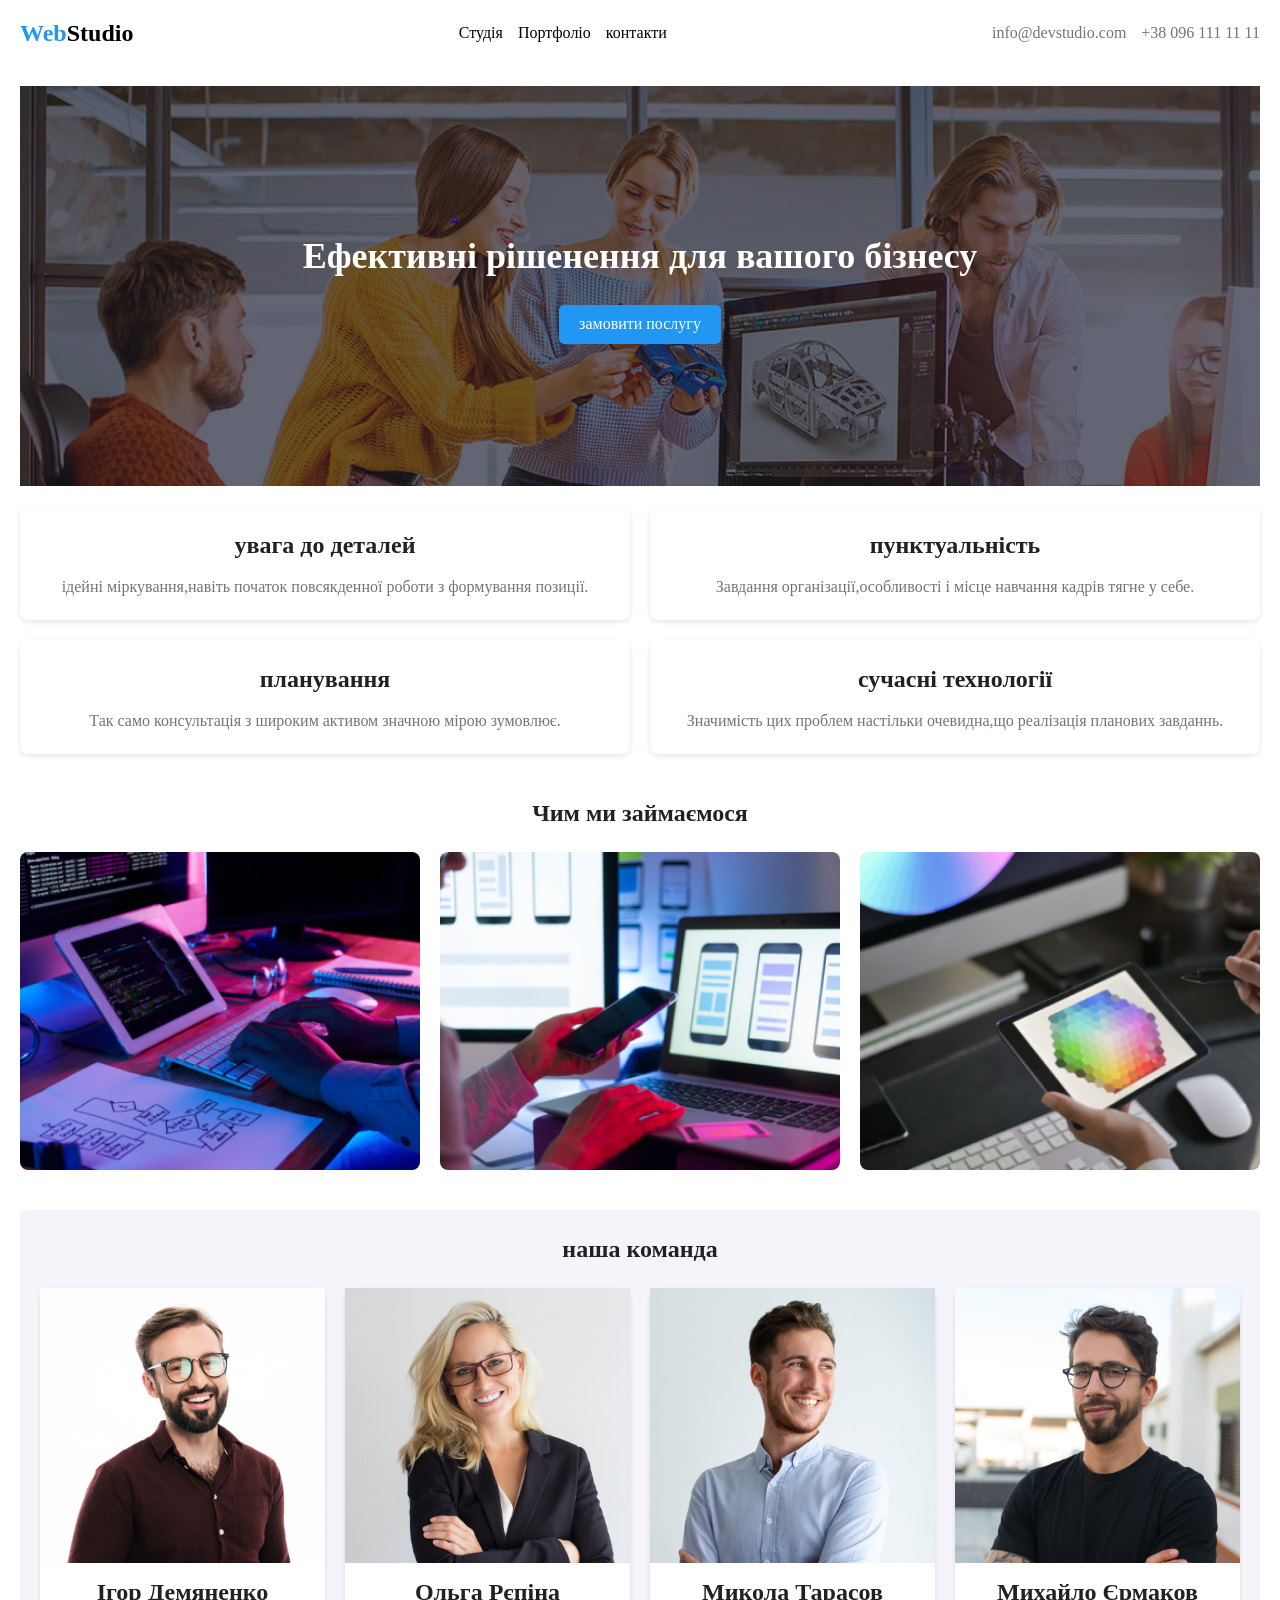
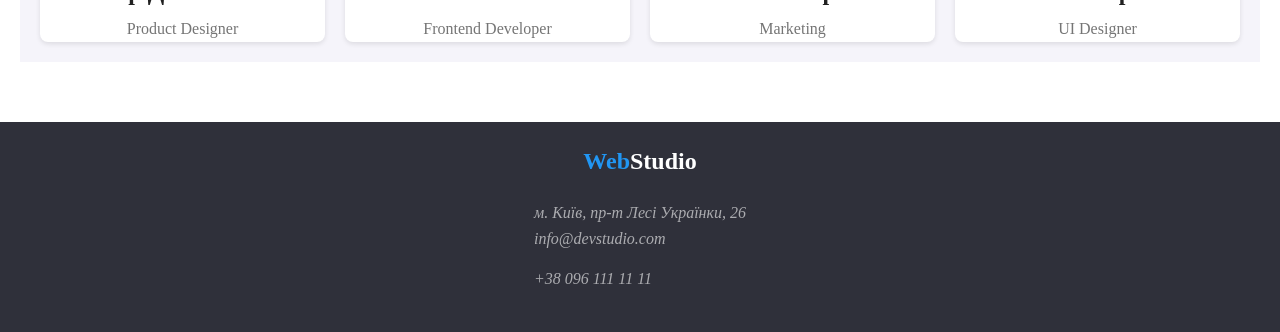
<file: index.html>
<!DOCTYPE html>
<html lang="en">
<head>
    <meta charset="UTF-8">
    <meta name="viewport" content="width=device-width, initial-scale=1.0">
    <title>WebStudio</title>
    <link rel="preconnect" href="https://fonts.googleapis.com">
    <link rel="preconnect" href="https://fonts.gstatic.com" crossorigin>
    <link href="https://fonts.googleapis.com/css2?family=Roboto:ital,wght@0,100;0,300;0,400;0,500;0,700;0,900;1,100;1,300;1,400;1,500;1,700;1,900&display=swap" rel="stylesheet">
    <link href="https://fonts.googleapis.com/css2?family=Raleway:ital,wght@0,100..900;1,100..900&family=Roboto:ital,wght@0,100;0,300;0,400;0,500;0,700;0,900;1,100;1,300;1,400;1,500;1,700;1,900&display=swap rel="stylesheet">
        <link rel="stylesheet" href="https://cdnjs.cloudflare.com/ajax/libs/modern-normalize/2.0.0/modern-normalize.min.css" integrity="sha512-4xo8blKMVCiXpTaLzQSLSw3KFOVPWhm/TRtuPVc4WG6kUgjH6J03IBuG7JZPkcWMxJ5huwaBpOpnwYElP/m6wg==" crossorigin="anonymous" referrerpolicy="no-referrer" />
    <link rel="stylesheet" href="./reset.css">
    <link rel="stylesheet" href="./style.css">

</head>
<body>
    <header class="header">
        
        <a href="./index.html" class="header-logo"><span class="header-web">Web</span>Studio</a>
        <nav class="header-nav">
            <ul class="nav-list">
                <li class="nav-item"><a class="nav-link" href="./index.html">Студія</a></li>
                <li class="nav-item"><a class="nav-link" href="./portfolio.html">Портфоліо</a></li>
                <li class="nav-item"><a class="nav-link" href="./contact.html">контакти</a></li>
            </ul>
        </nav>
        <ul class="header-list">
            <li class="header-item"><a class="header-link" href="mailto:info@devstudio.com">info@devstudio.com</a></li>
            <li class="header-item2"><a class="header-link" href="tel:+380961111111">+38 096 111 11 11</a></li>
        </ul>
   
    </header>
    <main class="main">
        <!-- секція герой -->
        <section class="hero">
            <h1 class="hero-title">Ефективні рішенення для вашого бізнесу</h1>
            <button class="hero-button" type="button">замовити послугу</button>
        </section>
        <!-- секція переваги -->
        <section class="perewagu">
            <ul class="perewagu-list">
                <li class="perewagu-item">
                    <h2 class="perewagu-title">увага до деталей</h2>
                    <p class="perewagu-text">ідейні міркування,навіть початок повсякденної роботи з формування позиції.
                    </p>
                </li>
                <li class="perewagu-item">
                    <h2 class="perewagu-title">пунктуальність</h2>
                    <p class="perewagu-text">Завдання організації,особливості і місце навчання кадрів тягне у себе.</p>
                </li>
                <li class="perewagu-item">
                    <h2 class="perewagu-title">планування</h2>
                    <p class="perewagu-text">Так само консультація з широким активом значною мірою зумовлює.</p>
                </li>
                <li class="perewagu-item">
                    <h2 class="perewagu-title">сучасні технології</h2>
                    <p class="perewagu-text">Значимість цих проблем настільки очевидна,що реалізація планових завданнь.
                    </p>
                </li>
            </ul>
        </section>
        <!-- секція робота -->
        <section class="work">
            <h2 class="work-title">Чим ми займаємося</h2>
            <ul class="work-list">
                <li class="work-item"><img class="work-img" src="./computer.jpg" alt="computer"></li>
                <li class="work-item"><img class="work-img" src="./phone.png" alt="phone"></li>
                <li class="work-item"><img class="work-img" src="./tablet.png" alt="tablet"></li>
            </ul>
        </section>
        <!-- секція команда -->
        <section class="team">
            <h2 class="team-title">наша команда</h2>
            <ul class="team-list">
                <li class="team-item"><img class="team-img" src="./igor.jpg" alt="Ігор Демяненко">
                    <h2 class="team-name"> Ігор Демяненко</h2>
                    <p class="team-text">Product Designer</p>
                </li>
                <li class="team-item"><img class="team-img" src="./olga.jpg" alt="Ольга Рєпіна">
                    <h2 class="team-name">Ольга Рєпіна</h2>
                    <p class="team-text">Frontend Developer</p>
                </li>
                <li class="team-item"><img class="team-img" src="./mukola.jpg" alt="Микола Тарасов">
                    <h2 class="team-name">Микола Тарасов</h2>
                    <p class="team-text">Marketing</p>
                </li>
                <li class="team-item"><img class="team-img" src="./muhaulo.jpg" alt="Михайло Єрмаков">
                    <h2 class="team-name">Михайло Єрмаков</h2>
                    <p class="team-text">UI Designer</p>
                </li>
            </ul>
        </section>
    </main>
    <footer class="footer">
        <a class="footer-logo" href="./index.html"><span class="footer-web">Web</span>Studio</a>
        <address class="footer-address">
            <a class="address-link"
                href="https://www.google.com/maps/d/viewer?mid=10uSM3H-mIU3GznYo2szRIEphczw&hl=en_US&ll=50.42718060723813%2C30.537789503466854&z=19">м.
                Київ, пр-т Лесі Українки, 26</a>
            <ul class="footer-list">
                <li class="footer-item"><a class="footer-link" href="mailto:info@devstudio.com">info@devstudio.com</a>
                </li>
                <li class="footer-item"><a class="footer-link" href="tel:+380961111111">+38 096 111 11 11</a></li>
            </ul>
        </address>
    </footer>
</body>

</html>
</file>
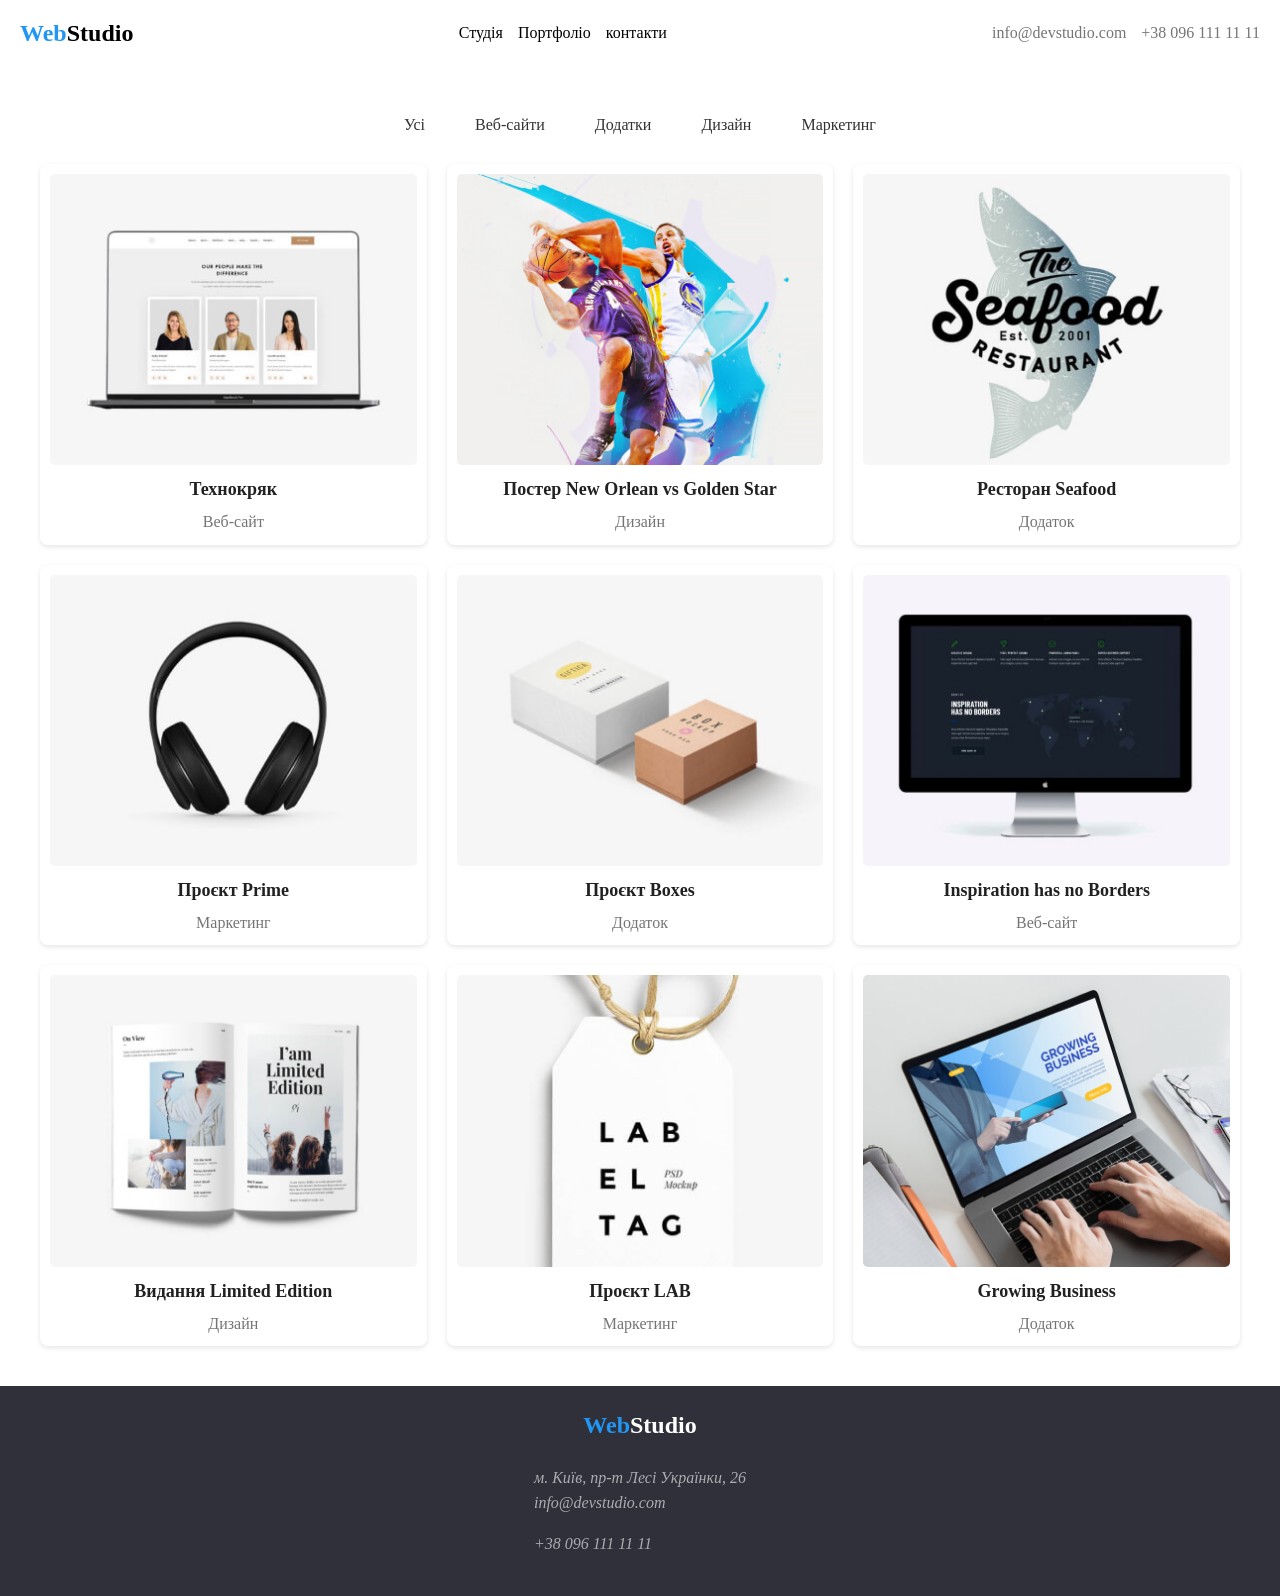
<file: portfolio.html>
<!DOCTYPE html>
<html lang="en">
<head>
    <meta charset="UTF-8">
    <meta name="viewport" content="width=device-width, initial-scale=1.0">
    <title>WebStudio</title>
    <link rel="preconnect" href="https://fonts.googleapis.com">
    <link href="https://fonts.googleapis.com/css2?family=Roboto:ital,wght@0,100;0,300;0,400;0,500;0,700;0,900;1,100;1,300;1,400;1,500;1,700;1,900&display=swap" rel="stylesheet">
    <link href="https://fonts.googleapis.com/css2?family=Raleway:ital,wght@0,100..900;1,100..900&family=Roboto:ital,wght@0,100;0,300;0,400;0,500;0,700;0,900;1,100;1,300;1,400;1,500;1,700;1,900&display=swap rel="stylesheet">
        <link rel="stylesheet" href="https://cdnjs.cloudflare.com/ajax/libs/modern-normalize/2.0.0/modern-normalize.min.css" integrity="sha512-4xo8blKMVCiXpTaLzQSLSw3KFOVPWhm/TRtuPVc4WG6kUgjH6J03IBuG7JZPkcWMxJ5huwaBpOpnwYElP/m6wg==" crossorigin="anonymous" referrerpolicy="no-referrer" />
    <link rel="stylesheet" href="../reset.css">
    <link rel="stylesheet" href="../style.css">

</head>

<body>
    <header class="header">

        <a href="../index.html" class="header-logo"><span class="header-web">Web</span>Studio</a>
        <nav class="header-nav">
            <ul class="nav-list">
                <li class="nav-item"><a class="nav-link" href="../index.html">Студія</a></li>
                <li class="nav-item"><a class="nav-link" href="../portfolio.html">Портфоліо</a></li>
                <li class="nav-item"><a class="nav-link" href="../contact.html">контакти</a></li>
            </ul>
        </nav>
        <ul class="header-list">
            <li class="header-item"><a class="header-link" href="mailto:info@devstudio.com">info@devstudio.com</a></li>
            <li class="header-item"><a class="header-link" href="tel:+380961111111">+38 096 111 11 11</a></li>
        </ul>
    </header>
    <main>
        <section class="card">
            <ul class="button-list">
                <li class="button-item"><button class="btn" type="button">Усі</button></li>
                <li class="button-item"><button class="btn" type="button">Веб-сайти</button></li>
                <li class="button-item"><button class="btn" type="button">Додатки</button></li>
                <li class="button-item"><button class="btn" type="button">Дизайн</button></li>
                <li class="button-item"><button class="btn" type="button">Маркетинг</button></li>
            </ul>
            <ul class="card-list">
                <li class="card-item">
                    <img class="card-img" src="../texno.jpg" alt="img">
                    <h2 class="card-title">Технокряк</h2>
                    <p class="card-text">Веб-сайт</p>
                </li>
                <li class="card-item">
                    <img class="card-img" src="../star.jpg" alt="img">
                    <h2 class="card-title">Постер New Orlean vs Golden Star</h2>
                    <p class="card-text">Дизайн</p>
                </li>
                <li class="card-item">
                    <img class="card-img" src="../seafood.jpg" alt="img">
                    <h2 class="card-title">Ресторан Seafood</h2>
                    <p class="card-text">Додаток</p>
                </li>
                <li class="card-item">
                    <img class="card-img" src="../prime.jpg" alt="img">
                    <h2 class="card-title">Проєкт Prime</h2>
                    <p class="card-text">Маркетинг</p>
                </li>
                <li class="card-item">
                    <img class="card-img" src="../boxes.jpg" alt="img">
                    <h2 class="card-title">Проєкт Boxes</h2>
                    <p class="card-text">Додаток</p>
                </li>
                <li class="card-item">
                    <img class="card-img" src="../inspiration.jpg" alt="img">
                    <h2 class="card-title">Inspiration has no Borders</h2>
                    <p class="card-text">Веб-сайт</p>
                </li>
                <li class="card-item">
                    <img class="card-img" src="../limited.jpg" alt="img">
                    <h2 class="card-title">Видання Limited Edition</h2>
                    <p class="card-text">Дизайн</p>
                </li>
                <li class="card-item">
                    <img class="card-img" src="../lab.jpg" alt="img">
                    <h2 class="card-title">Проєкт LAB</h2>
                    <p class="card-text">Маркетинг</p>
                </li>
                <li class="card-item">
                    <img class="card-img" src="../bussines.jpg" alt="img">
                    <h2 class="card-title">Growing Business</h2>
                    <p class="card-text">Додаток</p>
                </li>
            </ul>
        </section>
    </main>
    <footer class="footer">
        <a class="footer-logo" href="../index.html"><span class="footer-web">Web</span>Studio</a>
        <address class="footer-address">
            <a class="address-link"
                href="https://www.google.com/maps/d/viewer?mid=10uSM3H-mIU3GznYo2szRIEphczw&hl=en_US&ll=50.42718060723813%2C30.537789503466854&z=19">м.
                Київ, пр-т Лесі Українки, 26</a>
            <ul class="footer-list">
                <li class="footer-item"><a class="footer-link" href="mailto:info@devstudio.com">info@devstudio.com</a>
                </li>
                <li class="footer-item"><a class="footer-link" href="tel:+380961111111">+38 096 111 11 11</a></li>
            </ul>
        </address>
    </footer>
</body>

</html>
</file>
<file: style.css>
:root {
    --logo-color: #000;
    --accent-color: #2196F3;
    --title-color: #212121;
    --added-text: #757575;
    --main-background: #FFF;
    --team-background: #F5F4FA;
    --footer-background: #2F303A;
    --footer-number: rgba(255, 255, 255, 0.60);
}


body {
    font-family: ‘Inter’;
    line-height: 1.6;
    background-color: var(--main-background);

}

.header {
    display: flex;
    justify-content: space-between;
    align-items: center;
    color: #fff;
    padding: 10px 20px;
}

.header-logo {
    font-size: 24px;
    text-decoration: none;
    color: var(--logo-color);
    font-weight: bold;
}

.header-web {
    color: var(--accent-color);
}

.header-nav {
    display: flex;
    margin: 10px 0;
}

.nav-list {
    display: flex;
    gap: 15px;
    padding: 0;
    margin: 0;
    list-style: none;
}

.nav-item {
    margin: 0;
}

.nav-link {
    text-decoration: none;
    color: #000000;
    transition: color 0.3s;
}

.nav-link:hover {
    color: var(--accent-color);
}

.header-list {
    list-style: none;
    color: var(--logo-color);
    display: flex;
    gap: 15px;
    padding: 0;
    margin: 0;
}

.header-item {
    margin: 0;
}

.header-link {
    text-decoration: none;
    color: var(--added-text);
}

.header-link:hover {
    color: var(--accent-color);
}


/* Основний контент */
main {
    padding: 20px;
}

.hero {
    display: flex;
    flex-direction: column;
    align-items: center;
    justify-content: center;
    text-align: center;
    height: 400px;
    background: linear-gradient(rgba(47, 48, 58, 0.4), rgba(47, 48, 58, 0.4)), url('../herowebstudio.png');
    margin-bottom: 20px;
}

.hero-title {
    font-size: 36px;
    margin-bottom: 20px;
    color: white;
}

.hero-button {
    background-color: var(--accent-color);
    border: none;
    padding: 10px 20px;
    border-radius: 5px;
    color: #ffffff;
    cursor: pointer;
}

.hero-button:hover {
    background-color: #1976D2;
}

.perewagu {
    margin-bottom: 40px;
}

.perewagu-list {
    display: flex;
    flex-wrap: wrap;
    list-style: none;
    gap: 20px;
    justify-content: center;
    padding: 0;
}

.perewagu-item {
    flex: 1 1 calc(50% - 20px);
    background: var(--main-background);
    padding: 20px;
    border-radius: 8px;
    text-align: center;
    box-shadow: 0 2px 5px rgba(0, 0, 0, 0.1);
}

.perewagu-title {
    margin-bottom: 10px;
    color: var(--title-color);
}

.perewagu-text {
    color: var(--added-text);
}

.work {
    margin-bottom: 40px;
}

.work-title {
    text-align: center;
    margin-bottom: 20px;
    color: var(--title-color);
}

.work-list {
    display: flex;
    flex-wrap: wrap;
    gap: 20px;
    justify-content: center;
}

.work-item {
    flex: 1 1 calc(33% - 20px);
}

.work-img {
    width: 100%;
    height: auto;
    border-radius: 8px;
}

.team {
    margin-bottom: 40px;
    background-color: var(--team-background);
    padding: 20px;
}

.team-title {
    text-align: center;
    margin-bottom: 20px;
    color: var(--title-color);
}

.team-list {
    display: flex;
    flex-wrap: wrap;
    gap: 20px;
    justify-content: center;
    list-style: none;
    padding: 0;
    margin: 0;
}

.team-item {
    flex: 1 1 calc(25% - 20px);
    background: var(--main-background);
    border-radius: 8px;
    text-align: center;
    box-shadow: 0 2px 5px rgba(0, 0, 0, 0.1);
    flex: 1 1 calc(25% - 20px);
}

.team-img {
    width: 100%;
}

.team-name {
    margin: 10px 0 5px;
    color: var(--title-color);
}

.team-text {
    color: var(--added-text);
}


.footer {
    display: flex;
    flex-direction: column;
    background-color: var(--footer-background);
    color: #fff;
    align-items: center;
    padding: 20px;
}

.footer-logo {
    font-size: 24px;
    text-decoration: none;
    color: var(--main-background);
    font-weight: bold;
    margin-bottom: 20px;
}

.footer-web {
    color: var(--accent-color);
    margin-bottom: 20px;
}

.footer-address {
    margin-bottom: 20px;
}

.address-link {
    color: var(--footer-number);
    text-decoration: none;

}

.address-link:hover {
    text-decoration: underline;
    color: var(--accent-color);
}

.footer-list {
    flex-direction: column;
    list-style: none;
    display: flex;
    flex-wrap: wrap;
    justify-content: center;
    gap: 15px;
    padding: 0;
    margin: 0;
}

.footer-item {
    margin: 0;
}

.footer-link {
    text-decoration: none;
    color: var(--footer-number);
}

.footer-link:hover {
    color: var(--accent-color);
}


.card {
    padding: 20px;
}

.button-list {
    display: flex;
    justify-content: center;
    list-style: none;
    gap: 10px;
    margin-bottom: 20px;
    padding: 0;
}



.btn {
    background-color: white;
    border: none;
    padding: 10px 20px;
    border-radius: 5px;
    color: #333;
    cursor: pointer;
}

.btn:hover {
    background-color: #1976D2;
}

.card-list {
    display: grid;
    grid-template-columns: repeat(3, 1fr);
    gap: 20px;
    padding: 0;
    list-style: none;
}

.card-item {
    background: var(--main-background);
    padding: 10px;
    border-radius: 8px;
    text-align: center;
    box-shadow: 0 2px 5px rgba(0, 0, 0, 0.1);
}

.card-img {
    width: 100%;
    height: auto;
    border-radius: 5px;
    margin-bottom: 10px;
}

.card-title {
    margin: 10px 0 5px;
    font-size: 18px;
    color: var(--title-color);
}

.card-text {
    color: var(--added-text);
}
</file>
